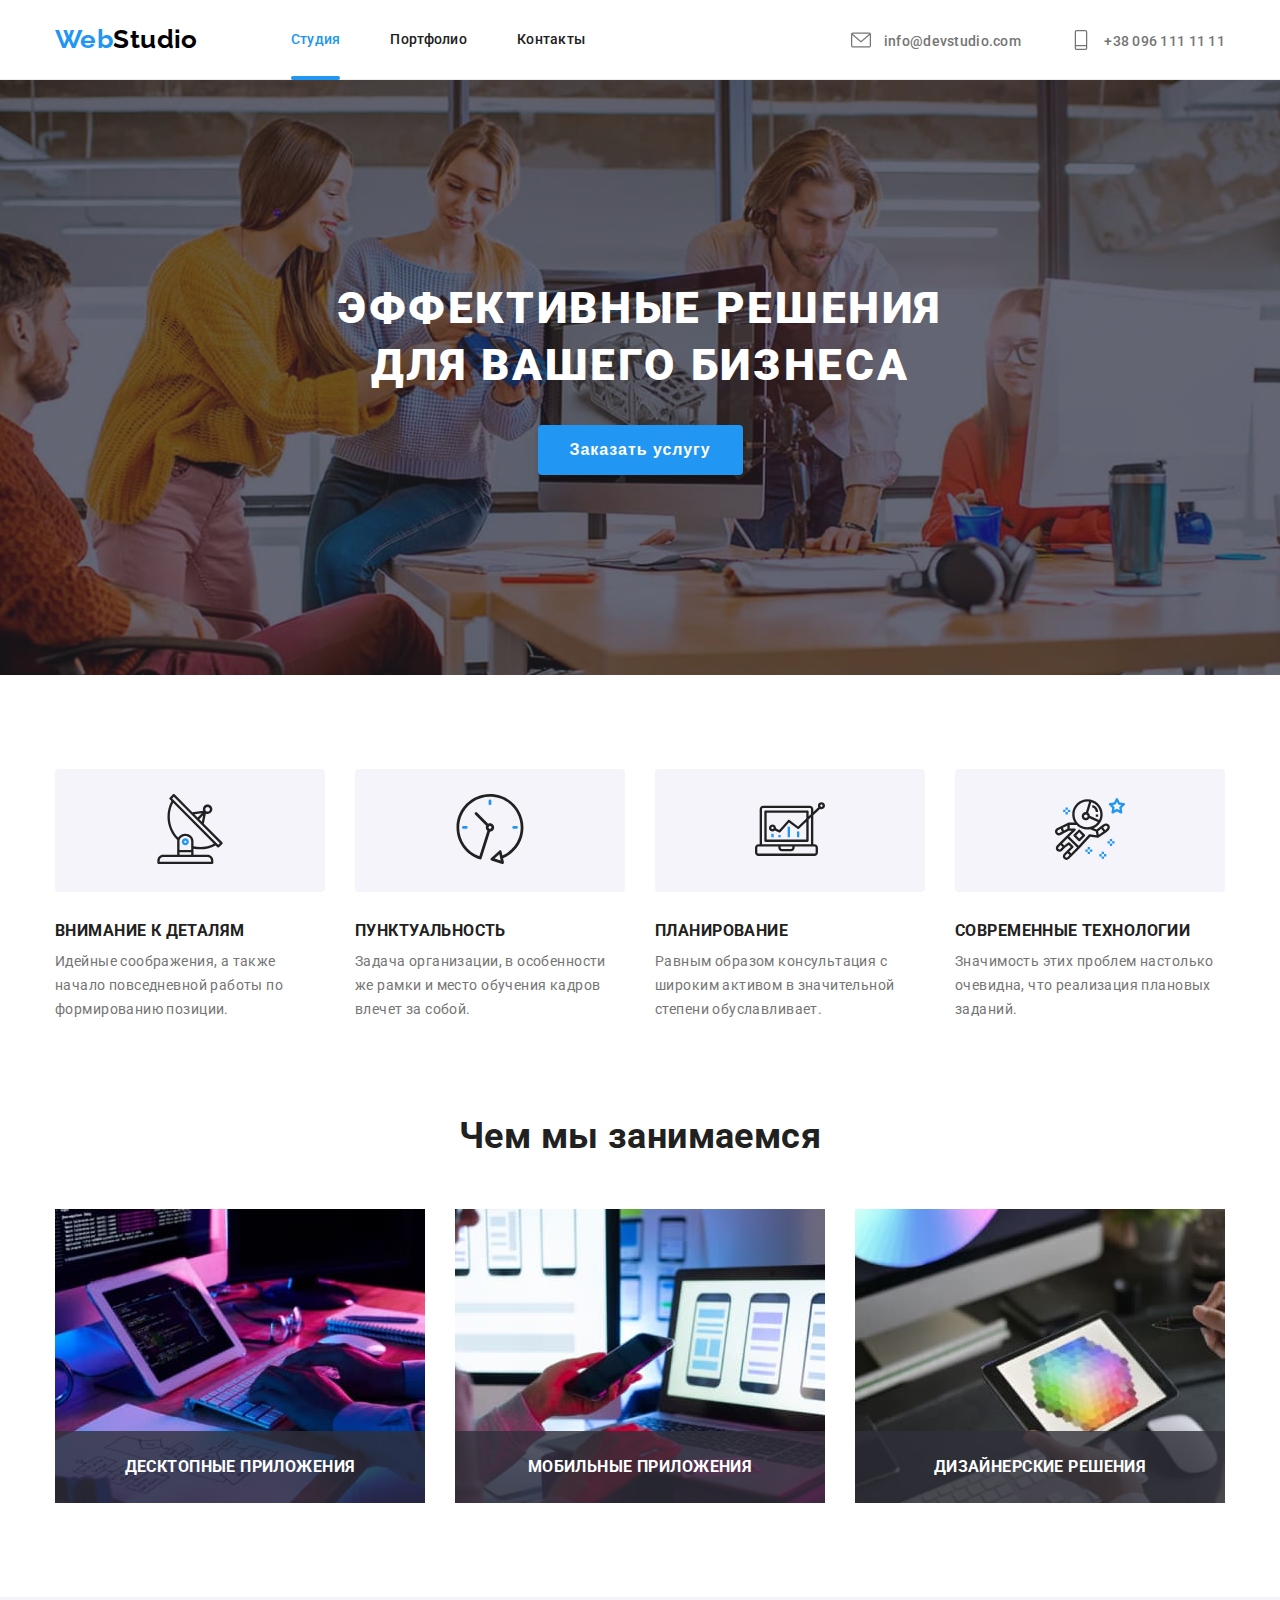
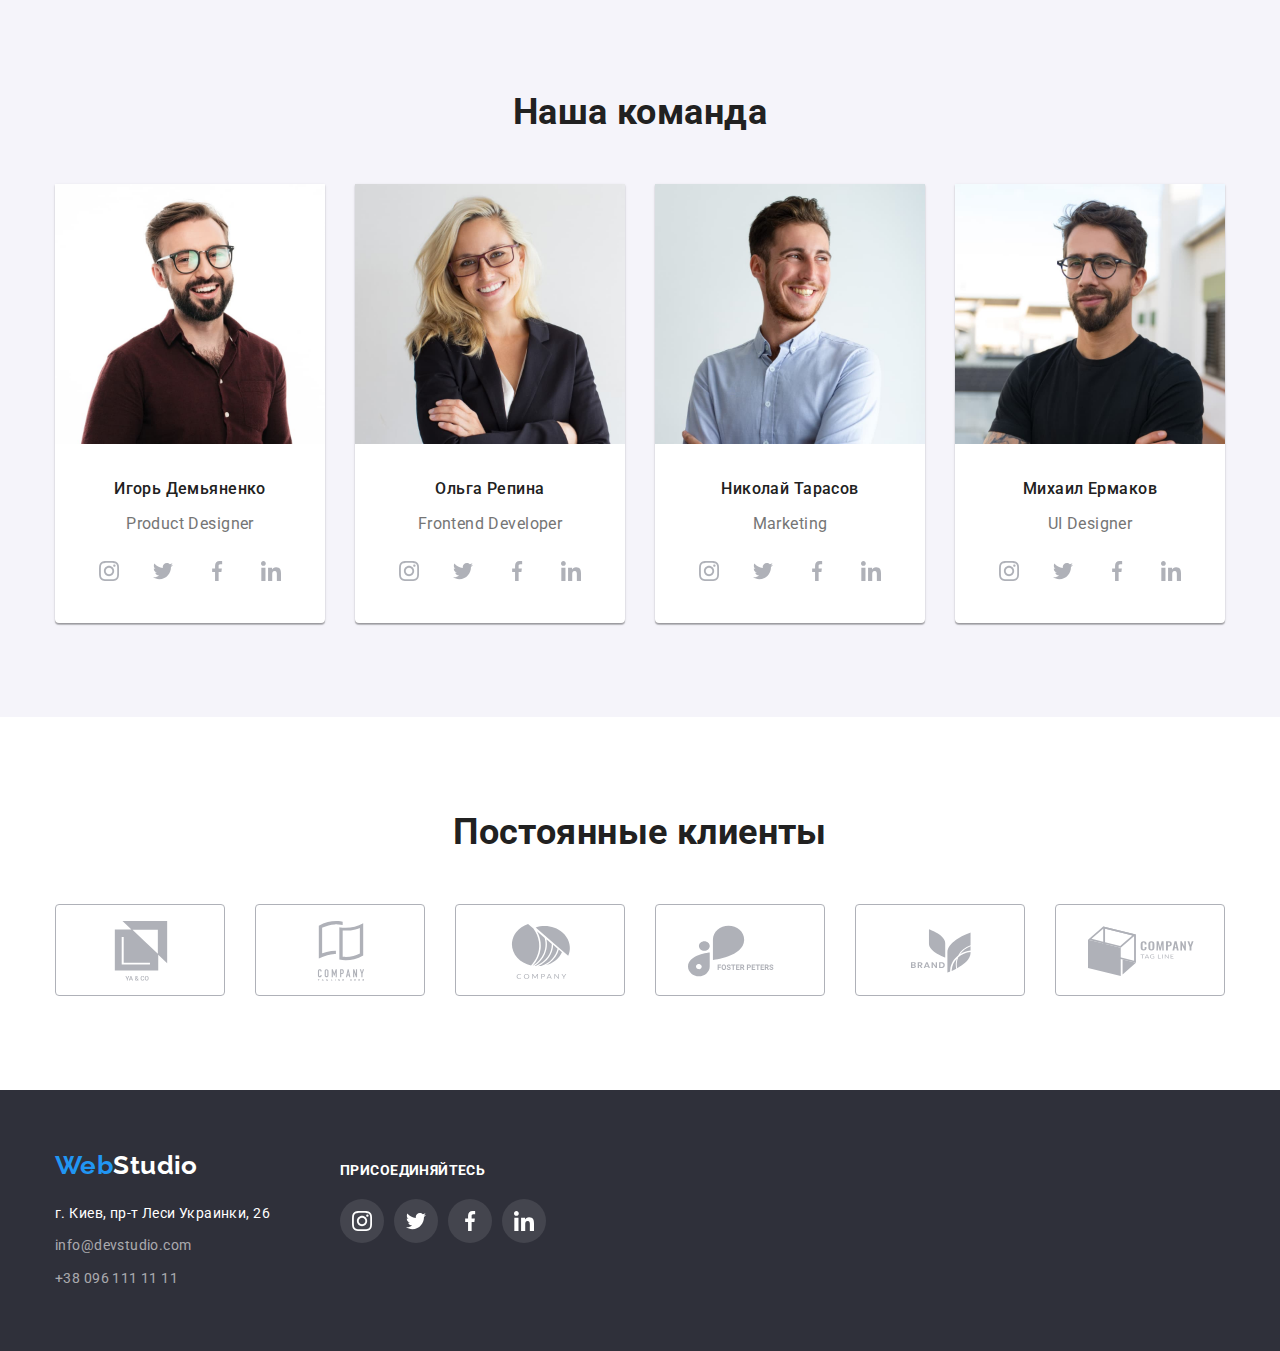
<file: index.html>
<!DOCTYPE html>
<html lang="ru">

<head>
	<meta charset="UTF-8">
	<meta http-equiv="X-UA-Compatible" content="IE=edge">
	<meta name="viewport" content="width=device-width, initial-scale=1.0">
	<title>WebStudio</title>
	<link rel="stylesheet" href="https://cdnjs.cloudflare.com/ajax/libs/modern-normalize/1.1.0/modern-normalize.min.css"
		integrity="sha512-wpPYUAdjBVSE4KJnH1VR1HeZfpl1ub8YT/NKx4PuQ5NmX2tKuGu6U/JRp5y+Y8XG2tV+wKQpNHVUX03MfMFn9Q=="
		crossorigin="anonymous" referrerpolicy="no-referrer" />
	<link
		href="https://fonts.googleapis.com/css2?family=Raleway:wght@700&family=Roboto:wght@400;500;700;900&display=swap"
		rel="stylesheet">
	<link rel="stylesheet" href="./css/style.css">
</head>

<body>
	<header class="header">
		<div class="container header-row">
			<nav class="navigation">
				<a class="logo" href="/"><span>Web</span>Studio</a>
				<ul class="menu">
					<li class="menu-item active-page"><a href="index.html">Студия</a></li>
					<li class="menu-item"><a href="portfolio.html">Портфолио</a></li>
					<li class="menu-item"><a href="#">Контакты</a></li>
				</ul>
			</nav>
			<ul class="contacts">
				<li class="contacts-item"><a href="mailto:info@devstudio.com">
						<svg class="contacts-icon">
							<use href="./images/icons.svg#email">
							</use>
						</svg>
						info@devstudio.com</a></li>
				<li class="contacts-item"><a href="tel:+380961111111">
						<svg class="contacts-icon">
							<use href="./images/icons.svg#phone">
							</use>
						</svg>
						+38 096 111 11 11</a></li>
			</ul>
		</div>
	</header>
	<main class="main">
		<section class="banner section">
			<div class="container">
				<h1 class="banner-title">Эффективные решения для вашего бизнеса</h1>
				<button class="banner-btn" type="button" data-modal-open>Заказать услугу</button>
				<div class="backdrop-modal is-hidden" data-modal>
					<div class="modal">
						<div class="modal-content">
							<button class="modal-close-btn" type="button" data-modal-close>
								<svg class="modal-close-btn-icon" width="18" height="18">
									<use href="./images/icons.svg#close-btn">
									</use>
								</svg>
							</button>
						</div>
					</div>
				</div>
			</div>
		</section>
		<section class="our-values section">
			<div class="container">
				<h2 class="hidden-title">Наши ценности</h2>
				<ul class="our-values-list">
					<li class="our-values-list-item">
						<div class="our-values-list-img">
							<svg class="our-values-list-icon">
								<use href="./images/icons.svg#antenna"></use>
							</svg>
						</div>
						<div class="our-values-list-content">
							<h3 class="our-values-list-item-title">Внимание к деталям</h3>
							<p class="our-values-list-item-text">Идейные соображения, а также начало повседневной работы по
								формированию позиции.</p>
						</div>
					</li>
					<li class="our-values-list-item">
						<div class="our-values-list-img">
							<svg class="our-values-list-icon">
								<use href="./images/icons.svg#clock"></use>
							</svg>
						</div>
						<div class="our-values-list-content">
							<h3 class="our-values-list-item-title">Пунктуальность</h3>
							<p class="our-values-list-item-text">Задача организации, в особенности же рамки и место обучения
								кадров
								влечет за собой.</p>
						</div>
					</li>
					<li class="our-values-list-item">
						<div class="our-values-list-img">
							<svg class="our-values-list-icon">
								<use href="./images/icons.svg#diagram"></use>
							</svg>
						</div>
						<div class="our-values-list-content">
							<h3 class="our-values-list-item-title">Планирование</h3>
							<p class="our-values-list-item-text">Равным образом консультация с широким активом в значительной
								степени
								обуславливает.</p>
						</div>
					</li>
					<li class="our-values-list-item">
						<div class="our-values-list-img">
							<svg class="our-values-list-icon">
								<use href="./images/icons.svg#astronaut"></use>
							</svg>
						</div>
						<div class="our-values-list-content">
							<h3 class="our-values-list-item-title">Современные технологии</h3>
							<p class="our-values-list-item-text">Значимость этих проблем настолько очевидна, что реализация
								плановых
								заданий.</p>
						</div>
					</li>
				</ul>
			</div>
		</section>
		<section class="work section">
			<div class="container">
				<h2 class="section-title">Чем мы занимаемся</h2>
				<ul class="work-list">
					<li class="work-list-item">
						<img src="./images/image.jpg" alt="img" width="370">
						<h3 class="work-list-item-title">Десктопные приложения</h3>
					</li>
					<li class="work-list-item">
						<img src="./images/image-1.jpg" alt="img" width="370">
						<h3 class="work-list-item-title">Мобильные приложения</h3>
					</li>
					<li class="work-list-item">
						<img src="./images/image-2.jpg" alt="img" width="370">
						<h3 class="work-list-item-title">Дизайнерские решения</h3>
					</li>
				</ul>
			</div>
		</section>
		<section class="team section">
			<div class="container">
				<h2 class="section-title">Наша команда</h2>
				<ul class="team-list">
					<li class="team-list-item">
						<img src="./images/man.jpg" alt="img" width="270">
						<div class="team-list-item-description">
							<h3 class="team-list-item-title">Игорь Демьяненко</h3>
							<p class="team-list-item-text">Product Designer</p>
							<ul class="team-social-icons">
								<li class="team-social-icons-item">
									<a href="#" target="_blank" rel="noopener noreferrer nofollow">
										<svg class="team-social-icon">
											<use href="./images/icons.svg#instagram">
											</use>
										</svg>
									</a>
								</li>
								<li class="team-social-icons-item">
									<a href="#" target="_blank" rel="noopener noreferrer nofollow">
										<svg class="team-social-icon">
											<use href="./images/icons.svg#twitter">
											</use>
										</svg>
									</a>
								</li>
								<li class="team-social-icons-item">
									<a href="#" target="_blank" rel="noopener noreferrer nofollow">
										<svg class="team-social-icon">
											<use href="./images/icons.svg#facebook">
											</use>
										</svg>
									</a>
								</li>
								<li class="team-social-icons-item">
									<a href="#" target="_blank" rel="noopener noreferrer nofollow">
										<svg class="team-social-icon">
											<use href="./images/icons.svg#linkedin">
											</use>
										</svg>
									</a>
								</li>
							</ul>
						</div>
					</li>
					<li class="team-list-item">
						<img src="./images/man-1.jpg" alt="img" width="270">
						<div class="team-list-item-description">
							<h3 class="team-list-item-title">Ольга Репина</h3>
							<p class="team-list-item-text">Frontend Developer</p>
							<ul class="team-social-icons">
								<li class="team-social-icons-item">
									<a href="#" target="_blank" rel="noopener noreferrer nofollow">
										<svg class="team-social-icon">
											<use href="./images/icons.svg#instagram">
											</use>
										</svg>
									</a>
								</li>
								<li class="team-social-icons-item">
									<a href="#" target="_blank" rel="noopener noreferrer nofollow">
										<svg class="team-social-icon">
											<use href="./images/icons.svg#twitter">
											</use>
										</svg>
									</a>
								</li>
								<li class="team-social-icons-item">
									<a href="#" target="_blank" rel="noopener noreferrer nofollow">
										<svg class="team-social-icon">
											<use href="./images/icons.svg#facebook">
											</use>
										</svg>
									</a>
								</li>
								<li class="team-social-icons-item">
									<a href="#" target="_blank" rel="noopener noreferrer nofollow">
										<svg class="team-social-icon">
											<use href="./images/icons.svg#linkedin">
											</use>
										</svg>
									</a>
								</li>
							</ul>
						</div>
					</li>
					<li class="team-list-item">
						<img src="./images/man-2.jpg" alt="img" width="270">
						<div class="team-list-item-description">
							<h3 class="team-list-item-title">Николай Тарасов</h3>
							<p class="team-list-item-text">Marketing</p>
							<ul class="team-social-icons">
								<li class="team-social-icons-item">
									<a href="#" target="_blank" rel="noopener noreferrer nofollow">
										<svg class="team-social-icon">
											<use href="./images/icons.svg#instagram">
											</use>
										</svg>
									</a>
								</li>
								<li class="team-social-icons-item">
									<a href="#" target="_blank" rel="noopener noreferrer nofollow">
										<svg class="team-social-icon">
											<use href="./images/icons.svg#twitter">
											</use>
										</svg>
									</a>
								</li>
								<li class="team-social-icons-item">
									<a href="#" target="_blank" rel="noopener noreferrer nofollow">
										<svg class="team-social-icon">
											<use href="./images/icons.svg#facebook">
											</use>
										</svg>
									</a>
								</li>
								<li class="team-social-icons-item">
									<a href="#" target="_blank" rel="noopener noreferrer nofollow">
										<svg class="team-social-icon">
											<use href="./images/icons.svg#linkedin">
											</use>
										</svg>
									</a>
								</li>
							</ul>
						</div>
					</li>
					<li class="team-list-item">
						<img src="./images/man-3.jpg" alt="img" width="270">
						<div class="team-list-item-description">
							<h3 class="team-list-item-title">Михаил Ермаков</h3>
							<p class="team-list-item-text">UI Designer</p>
							<ul class="team-social-icons">
								<li class="team-social-icons-item">
									<a href="#" target="_blank" rel="noopener noreferrer nofollow">
										<svg class="team-social-icon">
											<use href="./images/icons.svg#instagram">
											</use>
										</svg>
									</a>
								</li>
								<li class="team-social-icons-item">
									<a href="#" target="_blank" rel="noopener noreferrer nofollow">
										<svg class="team-social-icon">
											<use href="./images/icons.svg#twitter">
											</use>
										</svg>
									</a>
								</li>
								<li class="team-social-icons-item">
									<a href="#" target="_blank" rel="noopener noreferrer nofollow">
										<svg class="team-social-icon">
											<use href="./images/icons.svg#facebook">
											</use>
										</svg>
									</a>
								</li>
								<li class="team-social-icons-item">
									<a href="#" target="_blank" rel="noopener noreferrer nofollow">
										<svg class="team-social-icon">
											<use href="./images/icons.svg#linkedin">
											</use>
										</svg>
									</a>
								</li>
							</ul>
						</div>
					</li>
				</ul>
			</div>
		</section>
		<section class="customers section">
			<div class="container">
				<h2 class="section-title">Постоянные клиенты</h2>
				<ul class="customers-list">
					<li class="customers-list-item">
						<a href="#" target="_blank" rel="noopener noreferrer nofollow">
							<svg class="customer-icon customer-1">
								<use href="./images/icons.svg#customer-1">
								</use>
							</svg>
						</a>
					</li>
					<li class="customers-list-item">
						<a href="#" target="_blank" rel="noopener noreferrer nofollow">
							<svg class="customer-icon customer-2">
								<use href="./images/icons.svg#customer-2">
								</use>
							</svg>
						</a>
					</li>
					<li class="customers-list-item">
						<a href="#" target="_blank" rel="noopener noreferrer nofollow">
							<svg class="customer-icon customer-3">
								<use href="./images/icons.svg#customer-3">
								</use>
							</svg>
						</a>
					</li>
					<li class="customers-list-item">
						<a href="#" target="_blank" rel="noopener noreferrer nofollow">
							<svg class="customer-icon customer-4">
								<use href="./images/icons.svg#customer-4">
								</use>
							</svg>
						</a>
					</li>
					<li class="customers-list-item">
						<a href="#" target="_blank" rel="noopener noreferrer nofollow">
							<svg class="customer-icon customer-5">
								<use href="./images/icons.svg#customer-5">
								</use>
							</svg>
						</a>
					</li>
					<li class="customers-list-item">
						<a href="#" target="_blank" rel="noopener noreferrer nofollow">
							<svg class="customer-icon customer-6">
								<use href="./images/icons.svg#customer-6">
								</use>
							</svg>
						</a>
					</li>
				</ul>
			</div>
		</section>
	</main>
	<footer class="footer">
		<div class="container">
			<div class="footer-content">
				<div class="logo-and-contacts-wrapper">
					<div class="logo-wrapper">
						<a class="logo logo-footer" href="index.html"><span>Web</span>Studio</a>
					</div>
					<address class="footer-contacts">
						<ul class="footer-contacts-list">
							<li class="footer-contacts-list-item"><a href="https://goo.gl/maps/7mdq3XpmU91wZmcYA"
									target="_blank" rel="noopener noreferrer nofollow">г. Киев, пр-т
									Леси
									Украинки, 26</a></li>
							<li class="footer-contacts-list-item"><a href="mailto:info@devstudio.com">info@devstudio.com</a>
							</li>
							<li class="footer-contacts-list-item"><a href="tel:+380961111111">+38 096 111 11 11</a></li>
						</ul>
					</address>
				</div>
				<div class="join-us">
					<h2 class="join-us-title">присоединяйтесь</h2>
					<ul class="footer-social-icons-list">
						<li class="footer-social-icons-list-item">
							<a href="#" target="_blank" rel="noopener noreferrer nofollow">
								<svg class="footer-social-icon">
									<use href="./images/icons.svg#instagram">
									</use>
								</svg>
							</a>
						</li>
						<li class="footer-social-icons-list-item">
							<a href="#" target="_blank" rel="noopener noreferrer nofollow">
								<svg class="footer-social-icon">
									<use href="./images/icons.svg#twitter">
									</use>
								</svg>
							</a>
						</li>
						<li class="footer-social-icons-list-item">
							<a href="#" target="_blank" rel="noopener noreferrer nofollow">
								<svg class="footer-social-icon">
									<use href="./images/icons.svg#facebook">
									</use>
								</svg>
							</a>
						</li>
						<li class="footer-social-icons-list-item">
							<a href="#" target="_blank" rel="noopener noreferrer nofollow">
								<svg class="footer-social-icon">
									<use href="./images/icons.svg#linkedin">
									</use>
								</svg>
							</a>
						</li>
					</ul>
				</div>
			</div>
		</div>
	</footer>
	<script src="./js/modal.js"></script>
</body>

</html>
</file>
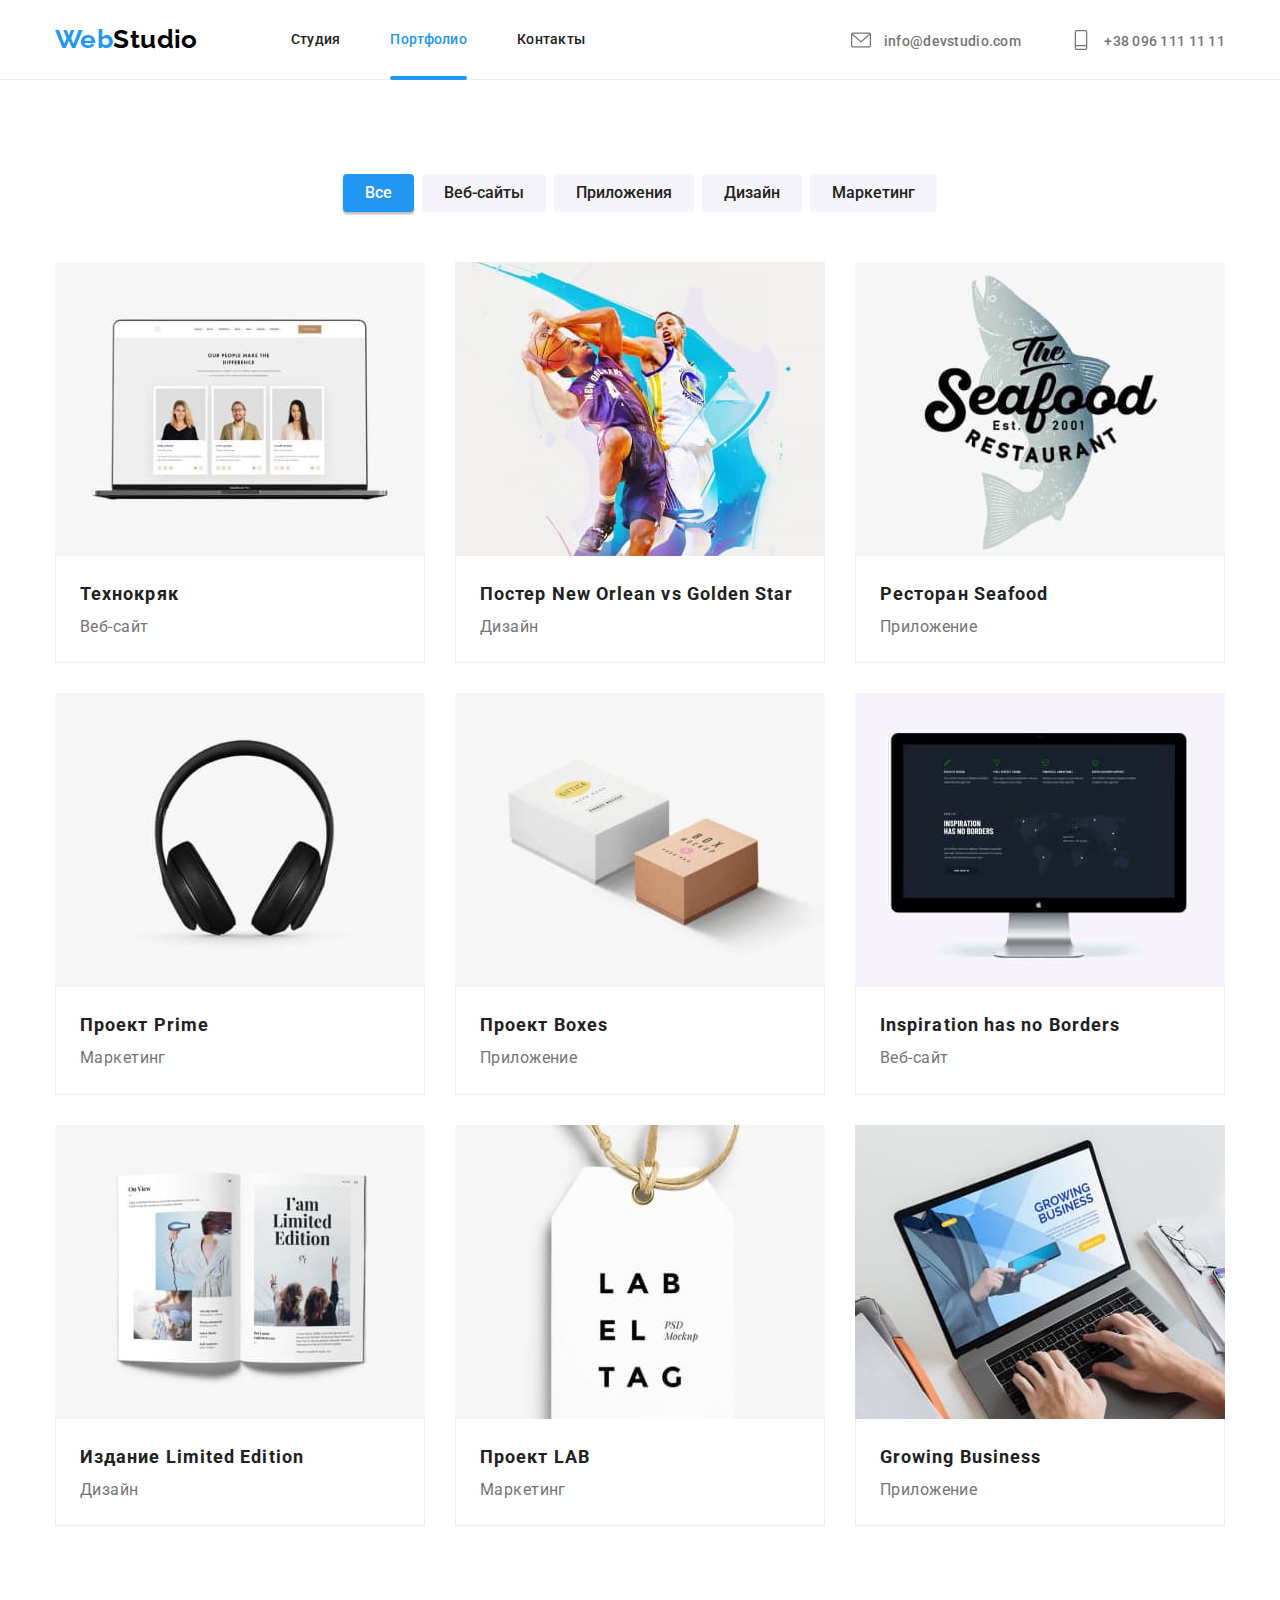
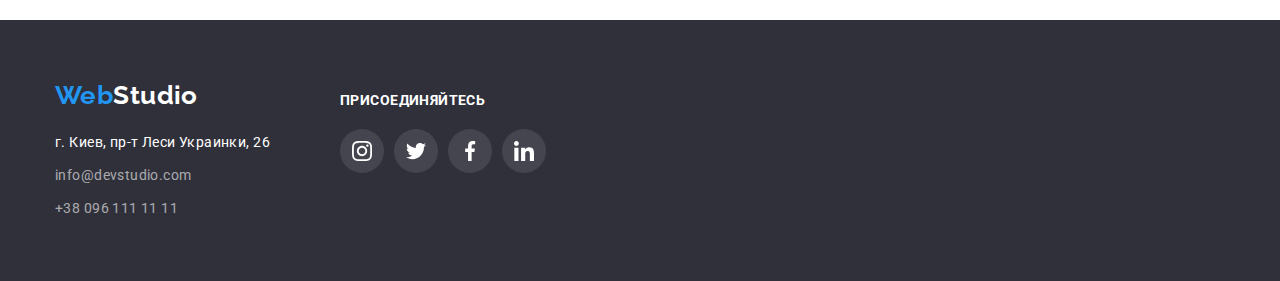
<file: portfolio.html>
<!DOCTYPE html>
<html lang="en">

<head>
	<meta charset="UTF-8">
	<meta http-equiv="X-UA-Compatible" content="IE=edge">
	<meta name="viewport" content="width=device-width, initial-scale=1.0">
	<title>Portfolio</title>
	<link rel="stylesheet" href="https://cdnjs.cloudflare.com/ajax/libs/modern-normalize/1.1.0/modern-normalize.min.css"
		integrity="sha512-wpPYUAdjBVSE4KJnH1VR1HeZfpl1ub8YT/NKx4PuQ5NmX2tKuGu6U/JRp5y+Y8XG2tV+wKQpNHVUX03MfMFn9Q=="
		crossorigin="anonymous" referrerpolicy="no-referrer" />
	<link
		href="https://fonts.googleapis.com/css2?family=Raleway:wght@700&family=Roboto:wght@400;500;700;900&display=swap"
		rel="stylesheet">
	<link rel="stylesheet" href="css/style.css">
</head>

<body>
	<header class="header">
		<div class="container header-row">
			<nav class="navigation">
				<a class="logo" href="index.html"><span>Web</span>Studio</a>
				<ul class="menu">
					<li class="menu-item"><a href="index.html">Студия</a></li>
					<li class="menu-item active-page"><a href="portfolio.html">Портфолио</a></li>
					<li class="menu-item"><a href="#">Контакты</a></li>
				</ul>
			</nav>
			<ul class="contacts">
				<li class="contacts-item"><a href="mailto:info@devstudio.com">
						<svg class="contacts-icon">
							<use href="./images/icons.svg#email">
							</use>
						</svg>
						info@devstudio.com</a></li>
				<li class="contacts-item"><a href="tel:+380961111111">
						<svg class="contacts-icon">
							<use href="./images/icons.svg#phone">
							</use>
						</svg>
						+38 096 111 11 11</a></li>
			</ul>
		</div>
	</header>
	<main class="main">
		<section class="portfolio section">
			<div class="container">
				<h1 class="hidden-title">Портфолио</h1>
				<ul class="portfolio-buttons-list">
					<li class="portfolio-buttons-list-item">
						<button class="portfolio-buttons-list-item-btn portfolio-active-btn" type="button">Все</button>
					</li>
					<li class="portfolio-buttons-list-item">
						<button class="portfolio-buttons-list-item-btn" type="button">Веб-сайты</button>
					</li>
					<li class="portfolio-buttons-list-item">
						<button class="portfolio-buttons-list-item-btn" type="button">Приложения</button>
					</li>
					<li class="portfolio-buttons-list-item">
						<button class="portfolio-buttons-list-item-btn" type="button">Дизайн</button>
					</li>
					<li class="portfolio-buttons-list-item">
						<button class="portfolio-buttons-list-item-btn" type="button">Маркетинг</button>
					</li>
				</ul>
				<ul class="portfolio-cards-list">
					<li class="portfolio-cards-list-item">
						<div class="portfolio-card-thumb">
							<img src="./images/portfolio/technokryak.jpg" alt="img" width="370">
							<div class="portfolio-card-overlay">
								<p class="portfolio-card-text">
									Ресурс предлагает комплексные предложения с разным уровнем функционала и сервисов. Все это
									позволит посетителю получить исчерпывающие сведения компании или частном лице.
								</p>
							</div>
						</div>
						<div class="portfolio-cards-list-item-description">
							<h3 class="portfolio-cards-list-item-title">Технокряк</h3>
							<p class="portfolio-cards-list-item-text">Веб-сайт</p>
						</div>
					</li>
					<li class="portfolio-cards-list-item">
						<div class="portfolio-card-thumb">
							<img src="./images/portfolio/basketball.jpg" alt="img" width="370">
							<div class="portfolio-card-overlay">
								<p class="portfolio-card-text">
									Ресурс предлагает комплексные предложения с разным уровнем функционала и сервисов. Все это
									позволит посетителю получить исчерпывающие сведения компании или частном лице.
								</p>
							</div>
						</div>
						<div class="portfolio-cards-list-item-description">
							<h3 class="portfolio-cards-list-item-title">Постер New Orlean vs Golden Star</h3>
							<p class="portfolio-cards-list-item-text">Дизайн</p>
						</div>
					</li>
					<li class="portfolio-cards-list-item">
						<div class="portfolio-card-thumb">
							<img src="./images/portfolio/seafood.jpg" alt="img" width="370">
							<div class="portfolio-card-overlay">
								<p class="portfolio-card-text">
									Ресурс предлагает комплексные предложения с разным уровнем функционала и сервисов. Все это
									позволит посетителю получить исчерпывающие сведения компании или частном лице.
								</p>
							</div>
						</div>
						<div class="portfolio-cards-list-item-description">
							<h3 class="portfolio-cards-list-item-title">Ресторан Seafood</h3>
							<p class="portfolio-cards-list-item-text">Приложение</p>
						</div>
					</li>
					<li class="portfolio-cards-list-item">
						<div class="portfolio-card-thumb">
							<img src="./images/portfolio/prime.jpg" alt="img" width="370">
							<div class="portfolio-card-overlay">
								<p class="portfolio-card-text">
									Ресурс предлагает комплексные предложения с разным уровнем функционала и сервисов. Все это
									позволит посетителю получить исчерпывающие сведения компании или частном лице.
								</p>
							</div>
						</div>
						<div class="portfolio-cards-list-item-description">
							<h3 class="portfolio-cards-list-item-title">Проект Prime</h3>
							<p class="portfolio-cards-list-item-text">Маркетинг</p>
						</div>
					</li>
					<li class="portfolio-cards-list-item">
						<div class="portfolio-card-thumb">
							<img src="./images/portfolio/boxes.jpg" alt="img" width="370">
							<div class="portfolio-card-overlay">
								<p class="portfolio-card-text">
									Ресурс предлагает комплексные предложения с разным уровнем функционала и сервисов. Все это
									позволит посетителю получить исчерпывающие сведения компании или частном лице.
								</p>
							</div>
						</div>
						<div class="portfolio-cards-list-item-description">
							<h3 class="portfolio-cards-list-item-title">Проект Boxes</h3>
							<p class="portfolio-cards-list-item-text">Приложение</p>
						</div>
					</li>
					<li class="portfolio-cards-list-item">
						<div class="portfolio-card-thumb">
							<img src="./images/portfolio/screen.jpg" alt="img" width="370">
							<div class="portfolio-card-overlay">
								<p class="portfolio-card-text">
									Ресурс предлагает комплексные предложения с разным уровнем функционала и сервисов. Все это
									позволит посетителю получить исчерпывающие сведения компании или частном лице.
								</p>
							</div>
						</div>
						<div class="portfolio-cards-list-item-description">
							<h3 class="portfolio-cards-list-item-title">Inspiration has no Borders</h3>
							<p class="portfolio-cards-list-item-text">Веб-сайт</p>
						</div>
					</li>
					<li class="portfolio-cards-list-item">
						<div class="portfolio-card-thumb">
							<img src="./images/portfolio/book.jpg" alt="img" width="370">
							<div class="portfolio-card-overlay">
								<p class="portfolio-card-text">
									Ресурс предлагает комплексные предложения с разным уровнем функционала и сервисов. Все это
									позволит посетителю получить исчерпывающие сведения компании или частном лице.
								</p>
							</div>
						</div>
						<div class="portfolio-cards-list-item-description">
							<h3 class="portfolio-cards-list-item-title">Издание Limited Edition</h3>
							<p class="portfolio-cards-list-item-text">Дизайн</p>
						</div>
					</li>
					<li class="portfolio-cards-list-item">
						<div class="portfolio-card-thumb">
							<img src="./images/portfolio/lab.jpg" alt="img" width="370">
							<div class="portfolio-card-overlay">
								<p class="portfolio-card-text">
									Ресурс предлагает комплексные предложения с разным уровнем функционала и сервисов. Все это
									позволит посетителю получить исчерпывающие сведения компании или частном лице.
								</p>
							</div>
						</div>
						<div class="portfolio-cards-list-item-description">
							<h3 class="portfolio-cards-list-item-title">Проект LAB</h3>
							<p class="portfolio-cards-list-item-text">Маркетинг</p>
						</div>
					</li>
					<li class="portfolio-cards-list-item">
						<div class="portfolio-card-thumb">
							<img src="./images/portfolio/laptop.jpg" alt="img" width="370">
							<div class="portfolio-card-overlay">
								<p class="portfolio-card-text">
									Ресурс предлагает комплексные предложения с разным уровнем функционала и сервисов. Все это
									позволит посетителю получить исчерпывающие сведения компании или частном лице.
								</p>
							</div>
						</div>
						<div class="portfolio-cards-list-item-description">
							<h3 class="portfolio-cards-list-item-title">Growing Business</h3>
							<p class="portfolio-cards-list-item-text">Приложение</p>
						</div>
					</li>
				</ul>
			</div>
		</section>

	</main>
	<footer class="footer">
		<div class="container">
			<div class="footer-content">
				<div class="logo-and-contacts-wrapper">
					<div class="logo-wrapper">
						<a class="logo logo-footer" href="index.html"><span>Web</span>Studio</a>
					</div>
					<address class="footer-contacts">
						<ul class="footer-contacts-list">
							<li class="footer-contacts-list-item"><a href="https://goo.gl/maps/7mdq3XpmU91wZmcYA">г. Киев, пр-т
									Леси
									Украинки, 26</a></li>
							<li class="footer-contacts-list-item"><a href="mailto:info@devstudio.com">info@devstudio.com</a>
							</li>
							<li class="footer-contacts-list-item"><a href="tel:+380961111111">+38 096 111 11 11</a></li>
						</ul>
					</address>
				</div>
				<div class="join-us">
					<h2 class="join-us-title">присоединяйтесь</h2>
					<ul class="footer-social-icons-list">
						<li class="footer-social-icons-list-item">
							<a href="#" target="_blank">
								<svg class="footer-social-icon">
									<use href="./images/icons.svg#instagram">
									</use>
								</svg>
							</a>
						</li>
						<li class="footer-social-icons-list-item">
							<a href="#" target="_blank">
								<svg class="footer-social-icon">
									<use href="./images/icons.svg#twitter">
									</use>
								</svg>
							</a>
						</li>
						<li class="footer-social-icons-list-item">
							<a href="#" target="_blank">
								<svg class="footer-social-icon">
									<use href="./images/icons.svg#facebook">
									</use>
								</svg>
							</a>
						</li>
						<li class="footer-social-icons-list-item">
							<a href="#" target="_blank">
								<svg class="footer-social-icon">
									<use href="./images/icons.svg#linkedin">
									</use>
								</svg>
							</a>
						</li>
					</ul>
				</div>
			</div>
		</div>
	</footer>
</body>

</html>
</file>
<file: css/style.css>
:root {
	--main-bgd-color: #E5E5E5;
	--accent: #2196F3;
	--main-text-color: #757575;
	--title-color: #212121;
	--white: #fff;
	--black: #000;
	--bgd-accent: #2F303A;
	--bgd-accent-team: #F5F4FA;
	--icons-fill: #AFB1B8;
}

* {
	padding: 0;
	margin: 0;
	border: 0;
}

*,
*::before,
*::after {
	box-sizing: border-box;
}

img {
	vertical-align: top;
}

body {
	font-family: 'Roboto', sans-serif;
	font-size: 14px;
	color: var(--main-text-color);
	background-color: var(--white);
	letter-spacing: 0.03em;
}

.container {
	max-width: 1200px;
	width: 100%;
	margin: 0 auto;
	padding: 0 15px;
}

.hidden-title {
	position: absolute;
	width: 1px;
	height: 1px;
	margin: -1px;
	border: 0;
	padding: 0;
	white-space: nowrap;
	clip-path: inset(100%);
	clip: rect(0 0 0 0);
	overflow: hidden;
}

.section {
	padding: 94px 0;
}

.header {
	border-bottom: 1px solid #ECECEC;
	padding: 24px 0;
}

.header-row {
	display: flex;
	justify-content: space-between;
}

.navigation {
	display: flex;
}

.logo {
	font-family: 'Raleway', sans-serif;
	font-weight: 700;
	font-size: 26px;
	line-height: 1.2;
	color: var(--black);
	text-decoration: none;
}

.logo span {
	color: var(--accent);
}

.menu {
	list-style-type: none;
	display: flex;
	align-items: center;
	column-gap: 50px;
	margin: 0 0 0 93px;
}

.menu-item a {
	display: block;
	color: var(--title-color);
	font-weight: 500;
	line-height: 1.1;
	letter-spacing: 0.02em;
	text-decoration: none;
	transition: color 250ms cubic-bezier(0.4, 0, 0.2, 1);
}

.active-page a {
	position: relative;
	color: var(--accent);
}

.active-page a::after {
	content: "";
	position: absolute;
	left: 0;
	bottom: -33px;
	width: 100%;
	height: 4px;
	background-color: var(--accent);
	border-radius: 2px;
}

.contacts {
	list-style-type: none;
	display: flex;
	align-items: center;
	column-gap: 50px;
}

.contacts-item a {
	font-weight: 500;
	line-height: 1.1;
	letter-spacing: 0.02em;
	text-decoration: none;
	color: inherit;
	transition: color 250ms cubic-bezier(0.4, 0, 0.2, 1);
}

.menu-item a:hover,
.menu-item a:focus,
.contacts-item a:hover,
.contacts-item a:focus {
	color: var(--accent);
}

.contacts-icon {
	fill: var(--main-text-color);
	vertical-align: bottom;
	margin-right: 10px;
	width: 20px;
	height: 20px;
}

.contacts-item a:hover .contacts-icon,
.contacts-item a:focus .contacts-icon {
	fill: var(--accent);
}

.banner {
	background-color: var(--bgd-accent);
	background-image: linear-gradient(to right, rgba(47, 48, 58, 0.4), rgba(47, 48, 58, 0.4)), url('../images/banner.jpg');
	background-repeat: no-repeat;
	background-position: center;
	background-size: cover;
	max-width: 1600px;
	padding: 200px 0;
	text-align: center;
	margin: 0 auto;
}

.banner-title {
	color: var(--white);
	font-weight: 900;
	font-size: 44px;
	line-height: 1.3;
	letter-spacing: 0.06em;
	text-transform: uppercase;
	width: 696px;
	margin: 0 auto;
}

.banner-btn {
	color: var(--white);
	font-weight: 700;
	font-size: 16px;
	line-height: 1.9;
	letter-spacing: 0.06em;
	background-color: var(--accent);
	cursor: pointer;
	border: none;
	box-shadow: 0px 4px 4px #00000026;
	border-radius: 4px;
	padding: 10px 32px;
	margin: 30px 0 0;
	transition: box-shadow 250ms cubic-bezier(0.4, 0, 0.2, 1);
}

.banner-btn:hover {
	box-shadow: 0px 4px 4px #00000026, inset 1px 1px 15px var(--white), inset -1px -1px 15px var(--white);
}

.backdrop-modal {
	position: fixed;
	top: 0;
	left: 0;
	width: 100%;
	height: 100%;
	z-index: 5;
	background-color: rgba(0, 0, 0, 0.2);
	opacity: 1;
	transition: opacity 250ms cubic-bezier(0.4, 0, 0.2, 1);
}

.is-hidden {
	pointer-events: none;
	opacity: 0;
	visibility: visible;
}

.backdrop-modal.is-hidden .modal {
	transform: translate(-50%, -50%) scale(1.2);
}

.modal {
	position: absolute;
	top: 50%;
	left: 50%;
	transform: translate(-50%, -50%) scale(1);
	width: 528px;
	height: 581px;
	padding: 8px;
	background-color: var(--white);
	box-shadow: 0px 1px 3px rgba(0, 0, 0, 0.12), 0px 1px 1px rgba(0, 0, 0, 0.14), 0px 2px 1px rgba(0, 0, 0, 0.2);
	border-radius: 4px;
	transition: transform 250ms cubic-bezier(0.4, 0, 0.2, 1);
}

.modal-content {
	position: relative;
}

.modal-close-btn {
	position: absolute;
	top: 0;
	right: 0;
	width: 30px;
	height: 30px;
	background-color: var(--white);
	border: 1px solid rgba(0, 0, 0, 0.1);
	border-radius: 50%;
	cursor: pointer;
	transition: border 250ms cubic-bezier(0.4, 0, 0.2, 1);
}

.modal-close-btn-icon {
	vertical-align: middle;
}

.modal-close-btn:hover,
.modal-close-btn:focus {
	border: 1px solid rgba(255, 0, 0, 0.4);
}

.our-values-list {
	list-style-type: none;
	display: flex;
	justify-content: space-between;
	column-gap: 30px;
}

.our-values-list-item {
	width: 270px;
}

.our-values-list-item:last-child {
	margin-right: 0;
}

.our-values-list-img {
	background-color: var(--bgd-accent-team);
	border-radius: 4px;
	text-align: center;
	padding: 25px 0;
}

.our-values-list-icon {
	width: 70px;
	height: 70px;
}

.our-values-list-content {
	margin: 30px 0 0;
}

.our-values-list-item-title {
	font-weight: 700;
	line-height: 1.1;
	text-transform: uppercase;
	color: var(--title-color);
}

.our-values-list-item-text {
	line-height: 1.7;
	margin: 10px 0 0;
}

.work {
	text-align: center;
	padding-top: 0;
}

.section-title {
	font-size: 36px;
	line-height: 1.2;
	color: var(--title-color);
}

.work-list {
	list-style-type: none;
	margin: 50px 0 0;
	display: flex;
	justify-content: space-between;
	column-gap: 30px;
}

.work-list-item {
	position: relative;
}

.work-list-item-title {
	position: absolute;
	left: 0;
	bottom: 0;
	width: 100%;
	padding: 27px 0;
	background: rgba(47, 48, 58, 0.8);
	text-transform: uppercase;
	color: var(--white);
	line-height: 1.1;
}

.team {
	background-color: var(--bgd-accent-team);
	text-align: center;
}

.team-list {
	margin: 50px 0 0;
	display: flex;
	justify-content: space-between;
	column-gap: 30px;
}

.team-list {
	list-style-type: none;
}

.team-list-item {
	width: 270px;
	box-shadow: 0px 1px 3px rgba(0, 0, 0, 0.12), 0px 1px 1px rgba(0, 0, 0, 0.14), 0px 2px 1px rgba(0, 0, 0, 0.2);
	border-radius: 0px 0px 4px 4px;
	background-color: var(--white);
}

.team-list-item-description {
	padding: 30px 32px;
}

.team-list-item-title {
	font-weight: 500;
	font-size: 16px;
	line-height: 1.9;
	color: var(--title-color);
}

.team-list-item-text {
	font-size: 16px;
	line-height: 1.2;
	margin: 10px 0 0;
}

.team-social-icons {
	display: flex;
	justify-content: space-between;
	list-style-type: none;
	margin: 16px 0 0;
}

.team-social-icons-item {
	width: 44px;
	height: 44px;
	border-radius: 50%;
	transition: background-color 250ms cubic-bezier(0.4, 0, 0.2, 1);
}

.team-social-icons-item a {
	display: block;
	padding: 12px;
}

.team-social-icons-item:hover,
.team-social-icons-item:focus {
	background-color: var(--accent);
}

.team-social-icon {
	width: 20px;
	height: 20px;
	fill: var(--icons-fill);
	transition: fill 250ms cubic-bezier(0.4, 0, 0.2, 1);
}

.team-social-icons-item:hover .team-social-icon,
.team-social-icons-item:focus .team-social-icon {
	fill: var(--white);
}

.customers {
	text-align: center;
}

.customers-list {
	margin: 50px 0 0;
	list-style-type: none;
	display: flex;
	justify-content: space-between;
}

.customers-list-item {
	border: 1px solid var(--icons-fill);
	border-radius: 4px;
	width: 170px;
	height: 92px;
	transition: border 250ms cubic-bezier(0.4, 0, 0.2, 1);
}

.customers-list-item a {
	display: block;
	padding: 16px 32px;
}

.customers-list-item:hover,
.customers-list-item:focus {
	border: 1px solid var(--accent);
}

.customer-icon {
	height: 60px;
	width: 106px;
	fill: var(--icons-fill);
	transition: fill 250ms cubic-bezier(0.4, 0, 0.2, 1);
}

.customers-list-item:hover .customer-icon,
.customers-list-item:focus .customer-icon {
	fill: var(--accent);
}

.footer {
	background-color: var(--bgd-accent);
	padding: 60px 0;
}

.footer-content {
	display: flex;
}

.logo-footer {
	color: var(--white);
}

.footer-contacts {
	margin: 20px 0 0;
}

.footer-contacts-list {
	list-style-type: none;
}

.footer-contacts-list-item {
	margin: 9px 0 0;
}

.footer-contacts-list-item:first-child {
	margin-top: 0;
}

.footer-contacts-list-item a {
	line-height: 1.7;
	text-decoration: none;
	font-style: normal;
	color: rgba(255, 255, 255, 0.6);
	transition: color 250ms cubic-bezier(0.4, 0, 0.2, 1);
}

.footer-contacts-list-item:first-child a {
	color: var(--white);
}

.footer-contacts-list-item a:hover,
.footer-contacts-list-item a:focus {
	color: var(--accent);
}

.footer-contacts-list-item:first-child a:hover,
.footer-contacts-list-item:first-child a:focus {
	color: var(--white);
}

.join-us {
	margin: 0 0 0 70px;
	padding: 12px 0 0;
}

.join-us-title {
	line-height: 1.2;
	color: var(--white);
	text-transform: uppercase;
	font-size: 14px;
}

.footer-social-icons-list {
	list-style-type: none;
	margin: 20px 0 0;
	display: flex;
}

.footer-social-icons-list-item {
	width: 44px;
	height: 44px;
	background-color: rgba(255, 255, 255, 0.1);
	border-radius: 50%;
	margin: 0 10px 0 0;
	transition: background-color 250ms cubic-bezier(0.4, 0, 0.2, 1);
}

.footer-social-icons-list-item a {
	display: block;
	padding: 12px;
}

.footer-social-icons-list-item:last-child {
	margin-right: 0;
}

.footer-social-icons-list-item:hover,
.footer-social-icons-list-item:focus {
	background-color: var(--accent);
}

.footer-social-icon {
	width: 20px;
	height: 20px;
	fill: var(--white);
}

/* Portfolio */

.portfolio-buttons-list {
	list-style-type: none;
	display: flex;
	justify-content: center;
	column-gap: 8px;
}

.portfolio-buttons-list-item-btn {
	font-family: inherit;
	font-weight: 500;
	font-size: 16px;
	line-height: 1.6;
	color: var(--title-color);
	background-color: var(--bgd-accent-team);
	cursor: pointer;
	padding: 6px 22px;
	border-radius: 4px;
	border: none;
	transition: background-color 250ms cubic-bezier(0.4, 0, 0.2, 1),
		box-shadow 250ms cubic-bezier(0.4, 0, 0.2, 1),
		color 250ms cubic-bezier(0.4, 0, 0.2, 1);
}

.portfolio-buttons-list-item button:hover,
.portfolio-buttons-list-item button:active {
	background-color: var(--accent);
	box-shadow: 0px 3px 1px rgba(0, 0, 0, 0.1), 0px 1px 2px rgba(0, 0, 0, 0.08), 0px 2px 2px rgba(0, 0, 0, 0.12);
	color: var(--white);
}

.portfolio-active-btn {
	background-color: var(--accent);
	color: var(--white);
	box-shadow: 0px 3px 1px rgba(0, 0, 0, 0.1), 0px 1px 2px rgba(0, 0, 0, 0.08), 0px 2px 2px rgba(0, 0, 0, 0.12);
}

.portfolio-cards-list {
	list-style-type: none;
	margin: 50px 0 0;
	display: flex;
	justify-content: space-between;
	flex-wrap: wrap;
	gap: 30px;
}

.portfolio-cards-list-item {
	width: 370px;
	background: var(--white);
	cursor: pointer;
	transition: box-shadow 250ms cubic-bezier(0.4, 0, 0.2, 1);
}

.portfolio-card-thumb {
	position: relative;
	overflow: hidden;
}

.portfolio-card-overlay {
	position: absolute;
	top: 0;
	bottom: 0;
	left: 0;
	padding: 63px 24px;
	background-color: rgba(33, 150, 243, 0.9);
	transform: translateY(100%);
	transition: transform 250ms cubic-bezier(0.4, 0, 0.2, 1);
}

.portfolio-card-text {
	font-size: 18px;
	line-height: 1.5;
	color: var(--white);
}

.portfolio-cards-list-item:hover {
	box-shadow: 0px 1px 1px rgba(0, 0, 0, 0.12), 0px 4px 4px rgba(0, 0, 0, 0.06), 1px 4px 6px rgba(0, 0, 0, 0.16);
}

.portfolio-cards-list-item:hover .portfolio-card-overlay {
	transform: translateY(0%);
}

.portfolio-cards-list-item-description {
	border: 1px solid #EEEEEE;
	border-top: none;
	padding: 20px 24px;
}

.portfolio-cards-list-item-title {
	font-weight: 700;
	font-size: 18px;
	line-height: 2;
	letter-spacing: 0.06em;
	color: var(--title-color);
}

.portfolio-cards-list-item-text {
	font-size: 16px;
	line-height: 1.9;
}
</file>
